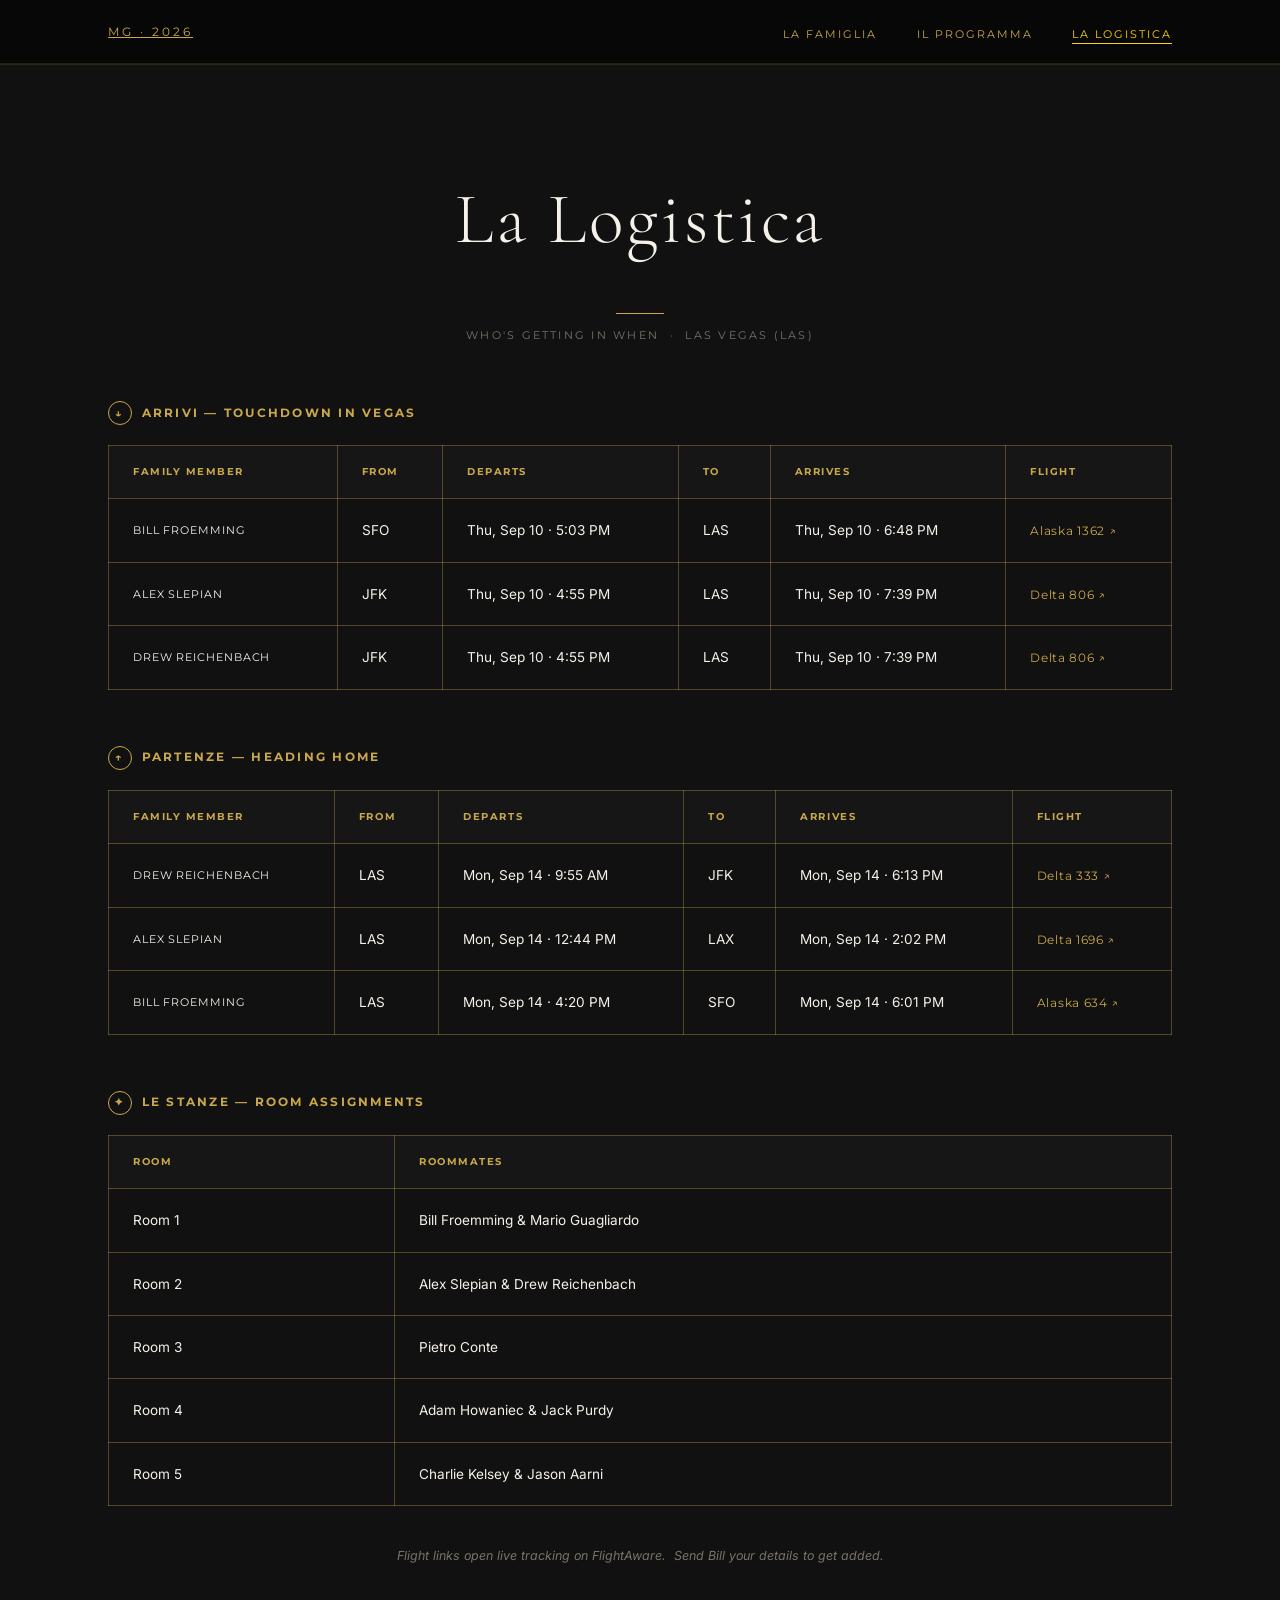
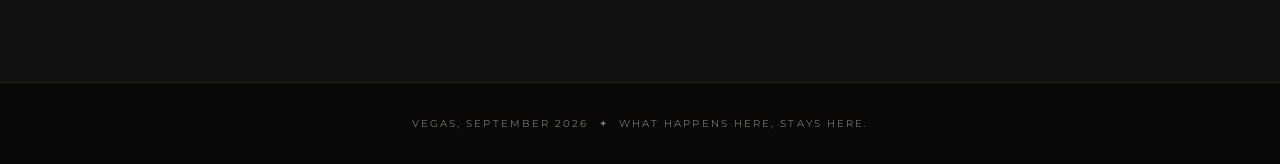
<file: logistica.html>
<!DOCTYPE html>
<html lang="en">
<head>
  <meta charset="UTF-8" />
  <meta name="viewport" content="width=device-width, initial-scale=1.0" />
  <title>La Logistica — Mario's Bachelor Party</title>
  <link rel="preconnect" href="https://fonts.googleapis.com" />
  <link rel="preconnect" href="https://fonts.gstatic.com" crossorigin />
  <link href="https://fonts.googleapis.com/css2?family=Cormorant+Garamond:ital,wght@0,300;0,400;1,400;1,600&family=Inter:wght@400;600&family=Montserrat:wght@600;700&display=swap" rel="stylesheet" />
  <link rel="stylesheet" href="styles.css" />
</head>
<body>

  <!-- NAV -->
  <nav class="nav" id="nav">
    <div class="nav__inner">
      <a class="nav__logo" href="index.html">MG · 2026</a>
      <ul class="nav__links">
        <li><a class="nav__link" href="index.html#famiglia">La Famiglia</a></li>
        <li><a class="nav__link" href="index.html#itinerary">Il Programma</a></li>
        <li><a class="nav__link nav__link--active" href="logistica.html">La Logistica</a></li>
      </ul>
      <button class="nav__hamburger" id="navHamburger" aria-label="Menu">
        <span></span><span></span><span></span>
      </button>
    </div>
    <div class="nav__mobile" id="navMobile">
      <a class="nav__mobile-link" href="index.html#famiglia">La Famiglia</a>
      <a class="nav__mobile-link" href="index.html#itinerary">Il Programma</a>
      <a class="nav__mobile-link" href="logistica.html">La Logistica</a>
    </div>
  </nav>

  <!-- LA LOGISTICA -->
  <section class="logistica">
    <div class="container">
      <h2 class="section-title">La Logistica</h2>
      <p class="section-subtitle">Who's getting in when &nbsp;·&nbsp; Las Vegas (LAS)</p>

      <!-- ARRIVALS -->
      <div class="logistica__block">
        <h3 class="logistica__heading">
          <span class="logistica__heading-icon">↓</span> Arrivi &mdash; Touchdown in Vegas
        </h3>
        <div class="logistica__table-wrap">
          <table class="flights">
            <thead>
              <tr>
                <th>Family Member</th>
                <th>From</th>
                <th>Departs</th>
                <th>To</th>
                <th>Arrives</th>
                <th>Flight</th>
              </tr>
            </thead>
            <tbody>
              <tr>
                <td data-label="Family Member">Bill Froemming</td>
                <td data-label="From">SFO</td>
                <td data-label="Departs">Thu, Sep 10 &middot; 5:03 PM</td>
                <td data-label="To">LAS</td>
                <td data-label="Arrives">Thu, Sep 10 &middot; 6:48 PM</td>
                <td data-label="Flight">
                  <a class="flights__track" href="https://flightaware.com/live/flight/ASA1362" target="_blank" rel="noopener noreferrer">Alaska 1362 ↗</a>
                </td>
              </tr>
              <tr>
                <td data-label="Family Member">Alex Slepian</td>
                <td data-label="From">JFK</td>
                <td data-label="Departs">Thu, Sep 10 &middot; 4:55 PM</td>
                <td data-label="To">LAS</td>
                <td data-label="Arrives">Thu, Sep 10 &middot; 7:39 PM</td>
                <td data-label="Flight">
                  <a class="flights__track" href="https://flightaware.com/live/flight/DAL806" target="_blank" rel="noopener noreferrer">Delta 806 ↗</a>
                </td>
              </tr>
              <tr>
                <td data-label="Family Member">Drew Reichenbach</td>
                <td data-label="From">JFK</td>
                <td data-label="Departs">Thu, Sep 10 &middot; 4:55 PM</td>
                <td data-label="To">LAS</td>
                <td data-label="Arrives">Thu, Sep 10 &middot; 7:39 PM</td>
                <td data-label="Flight">
                  <a class="flights__track" href="https://flightaware.com/live/flight/DAL806" target="_blank" rel="noopener noreferrer">Delta 806 ↗</a>
                </td>
              </tr>
              <!-- Add more arrivals here, sorted by arrival time -->
            </tbody>
          </table>
        </div>
      </div>

      <!-- DEPARTURES -->
      <div class="logistica__block">
        <h3 class="logistica__heading">
          <span class="logistica__heading-icon">↑</span> Partenze &mdash; Heading Home
        </h3>
        <div class="logistica__table-wrap">
          <table class="flights">
            <thead>
              <tr>
                <th>Family Member</th>
                <th>From</th>
                <th>Departs</th>
                <th>To</th>
                <th>Arrives</th>
                <th>Flight</th>
              </tr>
            </thead>
            <tbody>
              <tr>
                <td data-label="Family Member">Drew Reichenbach</td>
                <td data-label="From">LAS</td>
                <td data-label="Departs">Mon, Sep 14 &middot; 9:55 AM</td>
                <td data-label="To">JFK</td>
                <td data-label="Arrives">Mon, Sep 14 &middot; 6:13 PM</td>
                <td data-label="Flight">
                  <a class="flights__track" href="https://flightaware.com/live/flight/DAL333" target="_blank" rel="noopener noreferrer">Delta 333 ↗</a>
                </td>
              </tr>
              <tr>
                <td data-label="Family Member">Alex Slepian</td>
                <td data-label="From">LAS</td>
                <td data-label="Departs">Mon, Sep 14 &middot; 12:44 PM</td>
                <td data-label="To">LAX</td>
                <td data-label="Arrives">Mon, Sep 14 &middot; 2:02 PM</td>
                <td data-label="Flight">
                  <a class="flights__track" href="https://flightaware.com/live/flight/DAL1696" target="_blank" rel="noopener noreferrer">Delta 1696 ↗</a>
                </td>
              </tr>
              <tr>
                <td data-label="Family Member">Bill Froemming</td>
                <td data-label="From">LAS</td>
                <td data-label="Departs">Mon, Sep 14 &middot; 4:20 PM</td>
                <td data-label="To">SFO</td>
                <td data-label="Arrives">Mon, Sep 14 &middot; 6:01 PM</td>
                <td data-label="Flight">
                  <a class="flights__track" href="https://flightaware.com/live/flight/ASA634" target="_blank" rel="noopener noreferrer">Alaska 634 ↗</a>
                </td>
              </tr>
              <!-- Add more departures here, sorted by departure time -->
            </tbody>
          </table>
        </div>
      </div>

      <!-- ROOM ASSIGNMENTS -->
      <div class="logistica__block">
        <h3 class="logistica__heading">
          <span class="logistica__heading-icon">✦</span> Le Stanze &mdash; Room Assignments
        </h3>
        <div class="logistica__table-wrap">
          <table class="flights">
            <thead>
              <tr>
                <th>Room</th>
                <th>Roommates</th>
              </tr>
            </thead>
            <tbody>
              <tr>
                <td data-label="Room">Room 1</td>
                <td data-label="Roommates">Bill Froemming &amp; Mario Guagliardo</td>
              </tr>
              <tr>
                <td data-label="Room">Room 2</td>
                <td data-label="Roommates">Alex Slepian &amp; Drew Reichenbach</td>
              </tr>
              <tr>
                <td data-label="Room">Room 3</td>
                <td data-label="Roommates">Pietro Conte</td>
              </tr>
              <tr>
                <td data-label="Room">Room 4</td>
                <td data-label="Roommates">Adam Howaniec &amp; Jack Purdy</td>
              </tr>
              <tr>
                <td data-label="Room">Room 5</td>
                <td data-label="Roommates">Charlie Kelsey &amp; Jason Aarni</td>
              </tr>
            </tbody>
          </table>
        </div>
      </div>

      <p class="logistica__note">
        Flight links open live tracking on FlightAware. &nbsp;Send Bill your details to get added.
      </p>
    </div>
  </section>

  <!-- FOOTER -->
  <footer class="footer">
    <p class="footer__text">Vegas, September 2026 &nbsp;✦&nbsp; What happens here, stays here.</p>
  </footer>

  <script src="script.js"></script>
</body>
</html>
</file>
<file: styles.css>
/* ============================================================
   TOKENS
   ============================================================ */
:root {
  --color-bg:       #080808;
  --color-surface:  #111111;
  --color-surface2: #161616;
  --color-red:      #8B0000;
  --color-gold:     #C9A84C;
  --color-gold-pop: #FFD700;
  --color-text:     #F5F0E8;
  --color-muted:    #7a7468;
  --color-border:   rgba(201, 168, 76, 0.15);
  --flights-line:   rgba(201, 168, 76, 0.35);

  --font-headline: 'Cormorant Garamond', Georgia, serif;
  --font-body:     'Inter', system-ui, sans-serif;
  --font-label:    'Montserrat', sans-serif;

  --nav-height: 64px;
  --container-max: 1160px;
  --container-pad: clamp(1.25rem, 5vw, 3rem);
  --section-pad: clamp(5rem, 9vw, 8rem);

  --ease: cubic-bezier(0.4, 0, 0.2, 1);
}

/* ============================================================
   RESET & BASE
   ============================================================ */
*, *::before, *::after { box-sizing: border-box; margin: 0; padding: 0; }

html { scroll-behavior: smooth; }

body {
  background: var(--color-bg);
  color: var(--color-text);
  font-family: var(--font-body);
  font-size: clamp(0.9rem, 1.5vw, 1rem);
  line-height: 1.65;
  -webkit-font-smoothing: antialiased;
  overflow-x: hidden;
}

img { display: block; max-width: 100%; }

/* ============================================================
   UTILITIES
   ============================================================ */
.container {
  max-width: var(--container-max);
  margin: 0 auto;
  padding: 0 var(--container-pad);
}

.section-title {
  font-family: var(--font-headline);
  font-size: clamp(2.8rem, 6vw, 4.5rem);
  font-weight: 300;
  letter-spacing: 0.04em;
  text-align: center;
  color: var(--color-text);
  line-height: 1.1;
}

.section-title::after {
  content: '';
  display: block;
  width: 48px;
  height: 1px;
  background: var(--color-gold);
  margin: 0.75em auto 0;
}

.section-subtitle {
  font-family: var(--font-label);
  font-size: 0.7rem;
  letter-spacing: 0.2em;
  text-transform: uppercase;
  color: var(--color-muted);
  text-align: center;
  margin-top: 0.75rem;
  margin-bottom: 3.5rem;
}

/* ============================================================
   NAV
   ============================================================ */
.nav {
  position: sticky;
  top: 0;
  z-index: 1000;
  background: rgba(8, 8, 8, 0.92);
  -webkit-backdrop-filter: blur(14px);
  backdrop-filter: blur(14px);
  border-bottom: 1px solid var(--color-border);
  height: var(--nav-height);
}

.nav__inner {
  max-width: var(--container-max);
  margin: 0 auto;
  padding: 0 var(--container-pad);
  height: var(--nav-height);
  display: flex;
  align-items: center;
  justify-content: space-between;
}

.nav__logo {
  font-family: var(--font-label);
  font-size: 0.75rem;
  letter-spacing: 0.25em;
  color: var(--color-gold);
  text-transform: uppercase;
}

.nav__links {
  display: flex;
  gap: 2.5rem;
  list-style: none;
}

.nav__link {
  font-family: var(--font-label);
  font-size: 0.68rem;
  letter-spacing: 0.18em;
  text-transform: uppercase;
  color: var(--color-gold);
  text-decoration: none;
  position: relative;
  transition: color 0.2s var(--ease);
}

.nav__link::after {
  content: '';
  position: absolute;
  bottom: -3px;
  left: 0;
  width: 0;
  height: 1px;
  background: var(--color-gold-pop);
  transition: width 0.25s var(--ease);
}

.nav__link:hover { color: var(--color-gold-pop); }
.nav__link:hover::after,
.nav__link--active::after { width: 100%; }
.nav__link--active { color: var(--color-gold-pop); }

/* Hamburger */
.nav__hamburger {
  display: none;
  flex-direction: column;
  gap: 5px;
  background: none;
  border: none;
  cursor: pointer;
  padding: 4px;
}

.nav__hamburger span {
  display: block;
  width: 22px;
  height: 1.5px;
  background: var(--color-gold);
  transition: transform 0.2s var(--ease), opacity 0.2s;
}

.nav__hamburger.is-open span:nth-child(1) { transform: translateY(6.5px) rotate(45deg); }
.nav__hamburger.is-open span:nth-child(2) { opacity: 0; }
.nav__hamburger.is-open span:nth-child(3) { transform: translateY(-6.5px) rotate(-45deg); }

/* Mobile nav drawer */
.nav__mobile {
  display: none;
  flex-direction: column;
  background: rgba(8, 8, 8, 0.98);
  border-top: 1px solid var(--color-border);
  padding: 1.25rem var(--container-pad);
  gap: 1.25rem;
}

.nav__mobile.is-open { display: flex; }

.nav__mobile-link {
  font-family: var(--font-label);
  font-size: 0.75rem;
  letter-spacing: 0.18em;
  text-transform: uppercase;
  color: var(--color-gold);
  text-decoration: none;
}

@media (max-width: 640px) {
  .nav__links { display: none; }
  .nav__hamburger { display: flex; }
}

/* ============================================================
   HERO
   ============================================================ */
.hero {
  position: relative;
  height: 100vh;
  min-height: 620px;
  display: flex;
  align-items: center;
  justify-content: center;
  overflow: hidden;
}

.hero__bg {
  position: absolute;
  inset: 0;
  background:
    radial-gradient(ellipse 80% 60% at 50% 40%, rgba(100, 0, 0, 0.28) 0%, transparent 70%),
    linear-gradient(to bottom, #0a0a0a 0%, #060606 100%);
}

/* Vegas skyline silhouette */
.hero__skyline {
  position: absolute;
  bottom: 0;
  left: 0;
  right: 0;
  height: 200px;
  background: #0c0c0c;
  clip-path: polygon(
    0% 100%,
    0% 75%,
    2% 75%,   2% 55%,   3% 55%,   3% 75%,
    5% 75%,   5% 42%,   5.5% 42%, 5.5% 30%,  6% 30%,  6% 42%,
    7% 42%,   7% 60%,
    9% 60%,   9% 38%,   10% 38%,  10% 28%,   11% 28%, 11% 38%,
    12% 38%,  12% 58%,
    14% 58%,  14% 48%,  15% 48%,  15% 65%,
    17% 65%,  17% 35%,  17.5% 35%, 17.5% 20%, 18% 20%, 18% 35%,
    19% 35%,  19% 62%,
    22% 62%,  22% 50%,  23% 50%,  23% 70%,
    26% 70%,  26% 45%,  27% 45%,  27% 55%,
    30% 55%,  30% 38%,  31% 38%,  31% 28%,   32% 28%, 32% 38%,
    33% 38%,  33% 60%,
    36% 60%,  36% 72%,
    40% 72%,  40% 55%,  41% 55%,  41% 68%,
    45% 68%,  45% 50%,  46% 50%,  46% 38%,   47% 38%, 47% 50%,
    49% 50%,  49% 65%,
    53% 65%,  53% 55%,  54% 55%,  54% 45%,   55% 45%, 55% 58%,
    58% 58%,  58% 70%,
    62% 70%,  62% 52%,  63% 52%,  63% 40%,   64% 40%, 64% 55%,
    67% 55%,  67% 68%,
    72% 68%,  72% 48%,  73% 48%,  73% 35%,   74% 35%, 74% 48%,
    76% 48%,  76% 60%,
    80% 60%,  80% 72%,
    85% 72%,  85% 55%,  86% 55%,  86% 42%,   87% 42%, 87% 58%,
    91% 58%,  91% 68%,
    95% 68%,  95% 55%,  96% 55%,  96% 45%,   97% 45%, 97% 55%,
    100% 55%, 100% 100%
  );
}

.hero__content {
  position: relative;
  z-index: 2;
  text-align: center;
  padding: 0 var(--container-pad);
  max-width: 800px;
}

.hero__quote {
  font-family: var(--font-headline);
  font-style: italic;
  font-size: clamp(1.2rem, 2.8vw, 1.85rem);
  font-weight: 400;
  color: var(--color-gold);
  opacity: 0.85;
  line-height: 1.5;
  letter-spacing: 0.02em;
}

.hero__divider {
  display: flex;
  align-items: center;
  gap: 1rem;
  margin: 2rem auto;
  width: 220px;
}

.hero__divider-line {
  flex: 1;
  height: 1px;
  background: linear-gradient(to right, transparent, var(--color-gold), transparent);
  opacity: 0.5;
}

.hero__divider-ornament {
  font-size: 0.6rem;
  color: var(--color-gold);
  opacity: 0.7;
}

.hero__title {
  font-family: var(--font-label);
  font-size: clamp(1.6rem, 4.5vw, 3.2rem);
  font-weight: 700;
  letter-spacing: 0.2em;
  text-transform: uppercase;
  color: var(--color-text);
  line-height: 1.1;
}

.hero__date {
  font-family: var(--font-label);
  font-size: clamp(0.65rem, 1.4vw, 0.8rem);
  letter-spacing: 0.3em;
  text-transform: uppercase;
  color: var(--color-gold);
  margin-top: 1rem;
  opacity: 0.9;
}

/* ============================================================
   COUNTDOWN
   ============================================================ */
.countdown {
  display: flex;
  align-items: center;
  justify-content: center;
  gap: 2rem;
  background: var(--color-surface);
  border-bottom: 1px solid var(--color-border);
  padding: 1rem var(--container-pad);
}

@media (max-width: 480px) {
  .countdown { gap: 1rem; }
  .countdown__sep { display: none; }
}

.countdown__unit {
  display: flex;
  flex-direction: column;
  align-items: center;
  gap: 0.25rem;
  min-width: 4rem;
}

.countdown__num {
  font-family: var(--font-headline);
  font-size: clamp(1.4rem, 3vw, 2rem);
  font-weight: 300;
  color: var(--color-gold);
  line-height: 1;
  letter-spacing: 0.04em;
}

.countdown__label {
  font-family: var(--font-label);
  font-size: 0.58rem;
  letter-spacing: 0.22em;
  text-transform: uppercase;
  color: var(--color-muted);
}

.countdown__sep {
  font-size: 0.5rem;
  color: var(--color-gold);
  opacity: 0.4;
  margin-bottom: 1rem;
}

@media (max-width: 480px) {
  .countdown { gap: 1rem; }
  .countdown__sep { display: none; }
}

/* ============================================================
   LA FAMIGLIA
   ============================================================ */
.famiglia {
  background: var(--color-surface);
  padding: var(--section-pad) 0;
  border-top: 1px solid var(--color-border);
}

.famiglia__groom-row {
  display: flex;
  justify-content: center;
  margin-bottom: 2.5rem;
}

.famiglia__card--groom {
  width: 300px;
}

.famiglia__grid {
  display: grid;
  grid-template-columns: repeat(3, 1fr);
  gap: 1.5rem;
}

.famiglia__card {
  background: var(--color-surface2);
  border: 1px solid var(--color-border);
  border-radius: 2px;
  overflow: hidden;
  transition: border-color 0.25s var(--ease), transform 0.25s var(--ease);
  opacity: 0;
  transform: translateY(24px);
}

.famiglia__card.is-visible {
  opacity: 1;
  transform: translateY(0);
  transition: opacity 0.55s var(--ease), transform 0.55s var(--ease), border-color 0.25s var(--ease);
}

.famiglia__card:hover {
  border-color: rgba(201, 168, 76, 0.4);
  transform: translateY(-4px);
}

.famiglia__card--groom {
  border-color: rgba(139, 0, 0, 0.5);
}

.famiglia__card--groom:hover {
  border-color: rgba(139, 0, 0, 0.9);
  transform: translateY(-4px);
}

.famiglia__photo-wrap {
  position: relative;
  aspect-ratio: 4 / 5;
  overflow: hidden;
  background: #1a1a1a;
}

.famiglia__photo-wrap img {
  width: 100%;
  height: 100%;
  object-fit: cover;
  object-position: center top;
  transition: transform 0.5s var(--ease);
}

.famiglia__card:hover .famiglia__photo-wrap img {
  transform: scale(1.04);
}

.famiglia__badge {
  position: absolute;
  top: 12px;
  right: 12px;
  background: var(--color-red);
  color: var(--color-text);
  font-family: var(--font-label);
  font-size: 0.6rem;
  letter-spacing: 0.18em;
  text-transform: uppercase;
  padding: 4px 10px;
  border-radius: 1px;
}

.famiglia__info {
  padding: 1rem 1.1rem;
  border-top: 1px solid var(--color-border);
}

.famiglia__name {
  font-family: var(--font-label);
  font-size: 0.75rem;
  letter-spacing: 0.12em;
  text-transform: uppercase;
  color: var(--color-text);
}

.famiglia__role {
  font-family: var(--font-body);
  font-size: 0.75rem;
  color: var(--color-gold);
  margin-top: 0.2rem;
  font-style: italic;
}

/* Flip cards */
.famiglia__card.is-flippable {
  cursor: pointer;
  perspective: 1000px;
}

.card__inner {
  display: grid;
  grid-template-areas: "stack";
  transform-style: preserve-3d;
  transition: transform 0.65s cubic-bezier(0.4, 0, 0.2, 1);
}

.card__face--front,
.card__face--back {
  grid-area: stack;
  backface-visibility: hidden;
  -webkit-backface-visibility: hidden;
}

.card__face--back {
  transform: rotateY(180deg);
  background: var(--color-surface2);
  display: flex;
  align-items: center;
  justify-content: center;
  padding: 2rem 1.5rem;
}

.famiglia__card.is-flipped .card__inner {
  transform: rotateY(180deg);
}

.card__back-content {
  text-align: center;
}

.card__back-name {
  font-family: var(--font-label);
  font-size: 0.7rem;
  letter-spacing: 0.15em;
  text-transform: uppercase;
  color: var(--color-text);
  margin-bottom: 0.5rem;
}

.card__back-epithet {
  font-family: var(--font-headline);
  font-style: italic;
  font-size: 1.3rem;
  color: var(--color-gold);
  margin-bottom: 0.85rem;
  line-height: 1.2;
}

.card__back-divider {
  width: 32px;
  height: 1px;
  background: var(--color-gold);
  opacity: 0.4;
  margin: 0 auto 1rem;
}

.card__back-bio {
  font-size: 0.82rem;
  color: var(--color-muted);
  line-height: 1.75;
}

.famiglia__hint {
  font-family: var(--font-label);
  font-size: 0.55rem;
  letter-spacing: 0.2em;
  text-transform: uppercase;
  color: var(--color-muted);
  opacity: 0.5;
  margin-top: 0.3rem;
}

@media (max-width: 768px) {
  .famiglia__grid { grid-template-columns: repeat(2, 1fr); }
  .famiglia__card--groom { width: 240px; }
}

@media (max-width: 480px) {
  .famiglia__grid { grid-template-columns: 1fr; }
  .famiglia__card--groom { width: 100%; }
}

/* ============================================================
   ITINERARY
   ============================================================ */
.itinerary {
  background: var(--color-surface);
  padding: var(--section-pad) 0;
  border-top: 1px solid var(--color-border);
}

.itinerary__layout {
  display: grid;
  grid-template-columns: 2fr 3fr;
  gap: 4rem;
  align-items: start;
}

/* Timeline */
.timeline {
  list-style: none;
  position: relative;
  padding-left: 2rem;
}

.timeline::before {
  content: '';
  position: absolute;
  left: 0;
  top: 0.4em;
  bottom: 0;
  width: 1px;
  background: linear-gradient(to bottom, var(--color-gold) 0%, transparent 100%);
  opacity: 0.4;
}

.timeline__event {
  position: relative;
  margin-bottom: 2.75rem;
}

.timeline__event:last-child {
  margin-bottom: 0;
}

.timeline__node {
  position: absolute;
  left: -2.35rem;
  top: 0.3em;
  width: 10px;
  height: 10px;
  border-radius: 50%;
  background: var(--color-gold);
  border: 2px solid var(--color-surface);
  box-shadow: 0 0 0 1px var(--color-gold);
}

.timeline__event--tbd .timeline__node {
  background: var(--color-muted);
  box-shadow: 0 0 0 1px var(--color-muted);
}

.timeline__node--hint {
  background: transparent;
  border-color: var(--color-muted);
  box-shadow: 0 0 0 1px var(--color-muted);
  opacity: 0.4;
}

.timeline__date {
  font-family: var(--font-label);
  font-size: 0.62rem;
  letter-spacing: 0.2em;
  text-transform: uppercase;
  color: var(--color-muted);
  margin-bottom: 0.3rem;
}

.timeline__event-name {
  font-family: var(--font-label);
  font-size: 0.82rem;
  letter-spacing: 0.12em;
  text-transform: uppercase;
  line-height: 1.3;
}

.timeline__event--confirmed .timeline__event-name {
  color: var(--color-gold);
}

.timeline__event--tbd .timeline__event-name,
.timeline__event--hint .timeline__event-name {
  color: var(--color-muted);
}

.timeline__detail {
  font-size: 0.8rem;
  color: var(--color-muted);
  margin-top: 0.25rem;
  font-style: italic;
}

.timeline__detail a {
  color: var(--color-gold);
  text-decoration: none;
  font-style: normal;
  border-bottom: 1px solid rgba(201, 168, 76, 0.4);
  transition: color 0.2s var(--ease);
}

.timeline__detail a:hover {
  color: var(--color-gold-pop);
  border-bottom-color: var(--color-gold-pop);
}

/* Map */
.itinerary__map-wrap {
  position: relative;
  border: 1px solid var(--color-red);
  border-radius: 2px;
  overflow: hidden;
  aspect-ratio: 4 / 3;
}

.itinerary__map-wrap iframe {
  width: 100%;
  height: 100%;
  border: 0;
  filter: saturate(0.25) brightness(0.55) contrast(1.2);
}

.itinerary__map-label {
  font-family: var(--font-label);
  font-size: 0.62rem;
  letter-spacing: 0.18em;
  text-transform: uppercase;
  color: var(--color-muted);
  margin-top: 0.75rem;
  text-align: center;
}

.itinerary__book-btn {
  display: block;
  margin-top: 1.25rem;
  padding: 0.85rem 1.5rem;
  background: transparent;
  border: 1px solid var(--color-gold);
  color: var(--color-gold);
  font-family: var(--font-label);
  font-size: 0.68rem;
  letter-spacing: 0.2em;
  text-transform: uppercase;
  text-decoration: none;
  text-align: center;
  border-radius: 1px;
  transition: background 0.22s var(--ease), color 0.22s var(--ease);
}

.itinerary__book-btn:hover {
  background: var(--color-gold);
  color: var(--color-bg);
}

@media (max-width: 768px) {
  .itinerary__layout {
    grid-template-columns: 1fr;
    gap: 2.5rem;
  }
}

/* ============================================================
   LA LOGISTICA
   ============================================================ */
.logistica {
  background: var(--color-surface);
  padding: var(--section-pad) 0;
  border-top: 1px solid var(--color-border);
  min-height: calc(100vh - var(--nav-height));
}

.logistica__block {
  margin-bottom: 3.5rem;
}

.logistica__block:last-of-type {
  margin-bottom: 2rem;
}

.logistica__heading {
  font-family: var(--font-label);
  font-size: 0.78rem;
  font-weight: 700;
  letter-spacing: 0.18em;
  text-transform: uppercase;
  color: var(--color-gold);
  margin-bottom: 1.25rem;
  display: flex;
  align-items: center;
  gap: 0.6rem;
}

.logistica__heading-icon {
  display: inline-flex;
  align-items: center;
  justify-content: center;
  width: 1.5rem;
  height: 1.5rem;
  border: 1px solid var(--color-gold);
  border-radius: 50%;
  font-size: 0.7rem;
  color: var(--color-gold);
}

.logistica__table-wrap {
  overflow-x: auto;
}

.flights {
  width: 100%;
  border-collapse: collapse;
  font-size: 0.85rem;
}

.flights thead th {
  font-family: var(--font-label);
  font-size: 0.6rem;
  letter-spacing: 0.16em;
  text-transform: uppercase;
  color: var(--color-gold);
  text-align: left;
  padding: 1.15rem 1.5rem;
  background: var(--color-surface2);
  border: 1px solid var(--flights-line);
  white-space: nowrap;
}

.flights tbody td {
  padding: 1.25rem 1.5rem;
  border: 1px solid var(--flights-line);
  color: var(--color-text);
  vertical-align: middle;
  white-space: nowrap;
}

.flights tbody tr {
  transition: background 0.2s var(--ease);
}

.flights tbody tr:hover {
  background: rgba(201, 168, 76, 0.04);
}

.flights tbody td[data-label="Family Member"] {
  font-family: var(--font-label);
  font-size: 0.7rem;
  letter-spacing: 0.08em;
  text-transform: uppercase;
}

.flights__track {
  color: var(--color-gold);
  text-decoration: none;
  font-family: var(--font-label);
  font-size: 0.72rem;
  letter-spacing: 0.06em;
  white-space: nowrap;
  transition: color 0.2s var(--ease);
}

.flights__track:hover {
  color: var(--color-gold-pop);
}

.logistica__note {
  font-family: var(--font-body);
  font-size: 0.78rem;
  font-style: italic;
  color: var(--color-muted);
  text-align: center;
  margin-top: 2.5rem;
}

/* Mobile: stack table rows into cards */
@media (max-width: 640px) {
  .logistica__table-wrap {
    border: none;
  }

  .flights thead {
    display: none;
  }

  .flights,
  .flights tbody,
  .flights tr,
  .flights td {
    display: block;
    width: 100%;
  }

  .flights tbody tr {
    border: 1px solid var(--color-border);
    border-radius: 2px;
    margin-bottom: 1rem;
    padding: 0.5rem 0;
  }

  .flights tbody td {
    border: none;
    border-bottom: 1px solid var(--color-border);
    padding: 0.7rem 1.1rem;
    display: flex;
    justify-content: space-between;
    align-items: baseline;
    gap: 1rem;
    white-space: normal;
    text-align: right;
  }

  .flights tbody tr td:last-child {
    border-bottom: none;
  }

  .flights tbody td::before {
    content: attr(data-label);
    font-family: var(--font-label);
    font-size: 0.58rem;
    letter-spacing: 0.16em;
    text-transform: uppercase;
    color: var(--color-muted);
    flex-shrink: 0;
  }

  .flights tbody td[data-label="Family Member"] {
    background: var(--color-surface2);
    color: var(--color-gold);
  }
}

/* ============================================================
   FOOTER
   ============================================================ */
.footer {
  background: var(--color-bg);
  border-top: 1px solid var(--color-border);
  padding: 2rem var(--container-pad);
  text-align: center;
}

.footer__text {
  font-family: var(--font-label);
  font-size: 0.65rem;
  letter-spacing: 0.2em;
  text-transform: uppercase;
  color: var(--color-muted);
}
</file>
